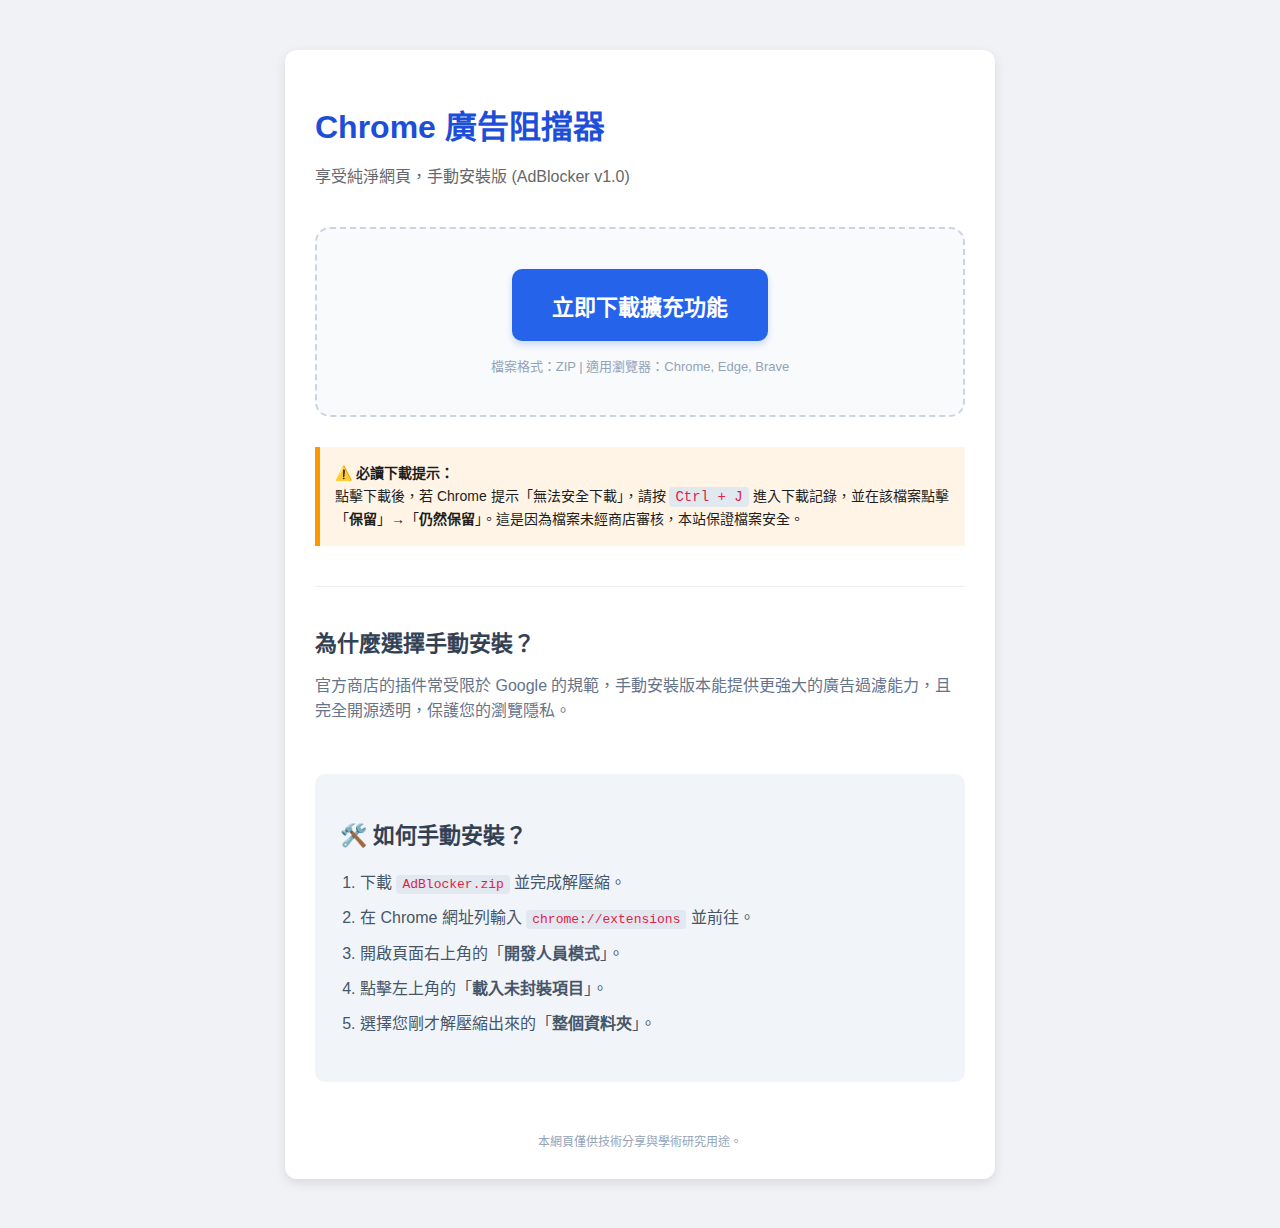
<file: index.html>
<!DOCTYPE html>
<html lang="zh-TW">
<head>
  <meta charset="UTF-8" />
  <title>下載廣告阻擋器</title>
  <meta name="viewport" content="width=device-width, initial-scale=1.0">

  <style>
    body {
      font-family: -apple-system, BlinkMacSystemFont, "Segoe UI", "Noto Sans TC", sans-serif;
      background: #f0f2f5;
      margin: 0;
      padding: 0;
      display: flex;
      justify-content: center;
      color: #1c1e21;
    }

    .container {
      max-width: 650px;
      width: 90%;
      margin: 50px 0;
      padding: 30px;
      background: white;
      border-radius: 12px;
      box-shadow: 0 4px 12px rgba(0,0,0,0.1);
    }

    h1 {
      font-size: 32px;
      color: #1d4ed8;
      margin-bottom: 8px;
    }

    .subtitle {
      font-size: 16px;
      color: #65676b;
      margin-bottom: 40px;
    }

    .download-section {
      text-align: center;
      padding: 40px 20px;
      background: #f8fafc;
      border-radius: 15px;
      border: 2px dashed #cbd5e1;
    }

    .download-btn {
      display: inline-block;
      padding: 20px 40px;
      background: #2563eb;
      color: white;
      font-size: 22px;
      font-weight: bold;
      text-decoration: none;
      border-radius: 10px;
      transition: transform 0.2s, background 0.2s;
      box-shadow: 0 4px 6px rgba(37, 99, 235, 0.2);
    }

    .download-btn:hover {
      background: #1d4ed8;
      transform: translateY(-3px);
    }

    .file-info {
      margin-top: 15px;
      font-size: 13px;
      color: #94a3b8;
    }

    .warning-box {
      background: #fff4e5;
      border-left: 5px solid #ff9800;
      padding: 15px;
      margin: 30px 0;
      font-size: 14px;
      line-height: 1.6;
    }

    .faq-box {
      margin-top: 40px;
      padding-top: 20px;
      border-top: 1px solid #eee;
    }

    .steps-box {
      margin-top: 50px;
      padding: 25px;
      background: #f1f5f9;
      border-radius: 10px;
    }

    h2 {
      font-size: 22px;
      color: #334155;
      margin-bottom: 15px;
    }

    ol {
      padding-left: 20px;
      line-height: 2.2;
      color: #475569;
    }

    code {
      background: #e2e8f0;
      padding: 2px 6px;
      border-radius: 4px;
      font-family: monospace;
      color: #e11d48;
    }

    footer {
      margin-top: 50px;
      font-size: 12px;
      color: #94a3b8;
      text-align: center;
    }
  </style>
</head>

<body>
  <div class="container">
    <h1>Chrome 廣告阻擋器</h1>
    <p class="subtitle">享受純淨網頁，手動安裝版 (AdBlocker v1.0)</p>

    <div class="download-section">
      <a class="download-btn" 
         href="https://lintzuyun960113-jpg.github.io/AdBlocker/download/AdBlocker.zip" 
         download="AdBlocker.zip">
        立即下載擴充功能
      </a>
      <div class="file-info">檔案格式：ZIP | 適用瀏覽器：Chrome, Edge, Brave</div>
    </div>

    <div class="warning-box">
      <strong>⚠️ 必讀下載提示：</strong><br>
      點擊下載後，若 Chrome 提示「無法安全下載」，請按 <code>Ctrl + J</code> 進入下載記錄，並在該檔案點擊「<strong>保留</strong>」→「<strong>仍然保留</strong>」。這是因為檔案未經商店審核，本站保證檔案安全。
    </div>

    <div class="faq-box">
      <h2>為什麼選擇手動安裝？</h2>
      <p style="color: #64748b; line-height: 1.6;">
        官方商店的插件常受限於 Google 的規範，手動安裝版本能提供更強大的廣告過濾能力，且完全開源透明，保護您的瀏覽隱私。
      </p>
    </div>

    <div class="steps-box">
      <h2>🛠️ 如何手動安裝？</h2>
      <ol>
        <li>下載 <code>AdBlocker.zip</code> 並完成解壓縮。</li>
        <li>在 Chrome 網址列輸入 <code>chrome://extensions</code> 並前往。</li>
        <li>開啟頁面右上角的「<strong>開發人員模式</strong>」。</li>
        <li>點擊左上角的「<strong>載入未封裝項目</strong>」。</li>
        <li>選擇您剛才解壓縮出來的「<strong>整個資料夾</strong>」。</li>
      </ol>
    </div>

    <footer>
      本網頁僅供技術分享與學術研究用途。
    </footer>
  </div>
</body>
</html>
</file>
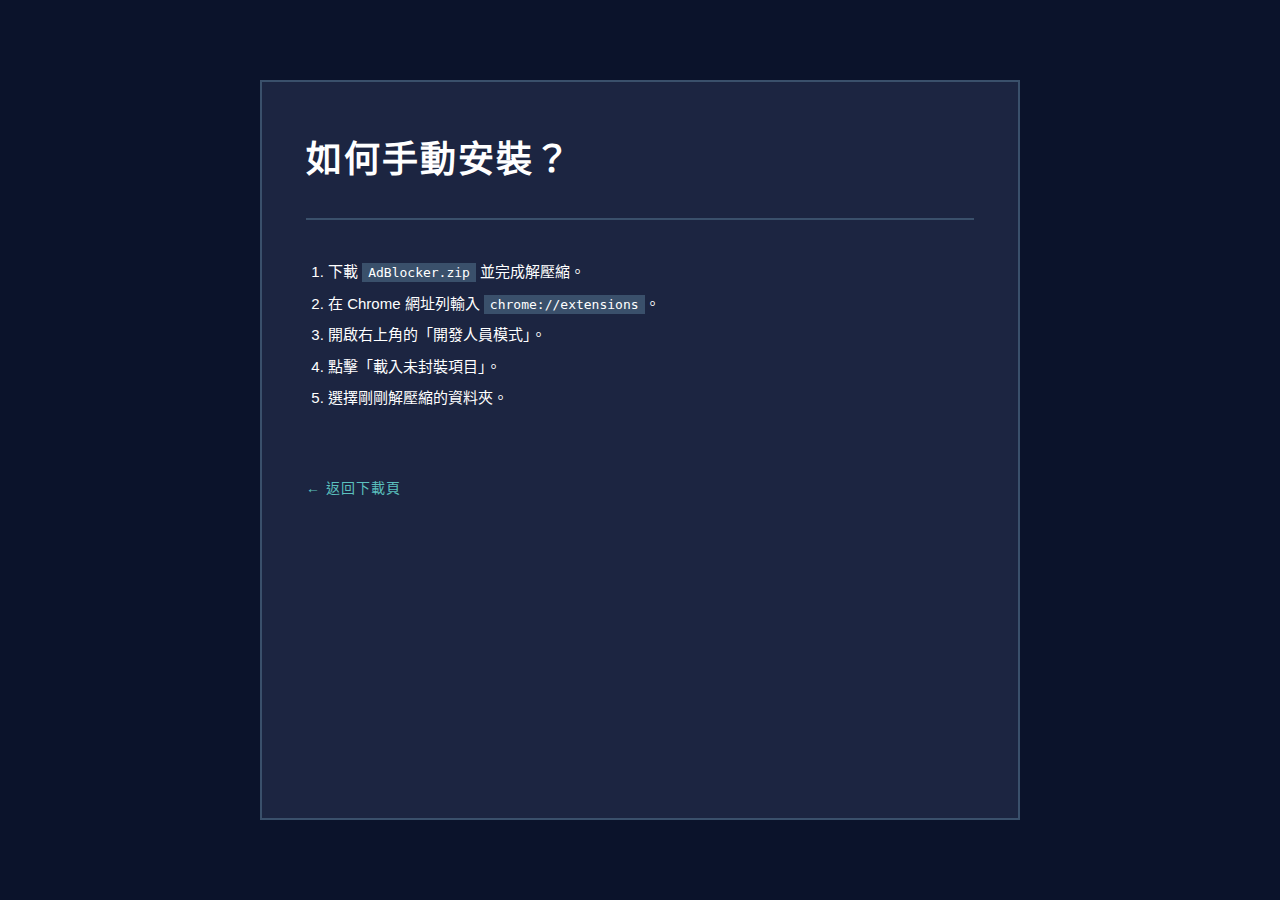
<file: install.html>
<!DOCTYPE html>
<html lang="zh-TW">
<head>
  <meta charset="UTF-8" />
  <title>手動安裝說明</title>
  <meta name="viewport" content="width=device-width, initial-scale=1.0">

  <style>
    :root {
      --bg: #0B132B;
      --panel: #1C2541;
      --line: #3A506B;
      --accent: #5BC0BE;
      --white: #FFFFFF;
    }

    * { box-sizing: border-box; }

    body {
      margin: 0;
      background: var(--bg);
      min-height: 100vh;
      font-family: -apple-system, BlinkMacSystemFont, "Segoe UI",
        "Noto Sans TC", sans-serif;
      display: flex;
      justify-content: center;
      color: var(--white);
    }

    .container {
      width: 92%;
      max-width: 760px;
      margin: 80px 0;
      padding: 48px 44px;
      background: var(--panel);
      border: 2px solid var(--line);
    }

    h1 {
      margin: 0;
      font-size: 36px;
      font-weight: 900;
      letter-spacing: 2px;
    }

    .divider {
      margin: 36px 0;
      height: 2px;
      background: var(--line);
    }

    ol {
      padding-left: 22px;
      line-height: 2.1;
      font-size: 15px;
    }

    code {
      background: var(--line);
      color: var(--white);
      padding: 2px 6px;
      font-size: 13px;
      font-family: ui-monospace, SFMono-Regular, Menlo, monospace;
    }

    .back {
      margin-top: 48px;
      display: inline-block;
      color: var(--accent);
      text-decoration: none;
      font-size: 14px;
      letter-spacing: 1px;
    }
  </style>
</head>

<body>
  <div class="container">
    <h1>如何手動安裝？</h1>

    <div class="divider"></div>

    <ol>
      <li>下載 <code>AdBlocker.zip</code> 並完成解壓縮。</li>
      <li>在 Chrome 網址列輸入 <code>chrome://extensions</code>。</li>
      <li>開啟右上角的「開發人員模式」。</li>
      <li>點擊「載入未封裝項目」。</li>
      <li>選擇剛剛解壓縮的資料夾。</li>
    </ol>

    <a class="back" href="index.html">← 返回下載頁</a>
  </div>
</body>
</html>
</file>
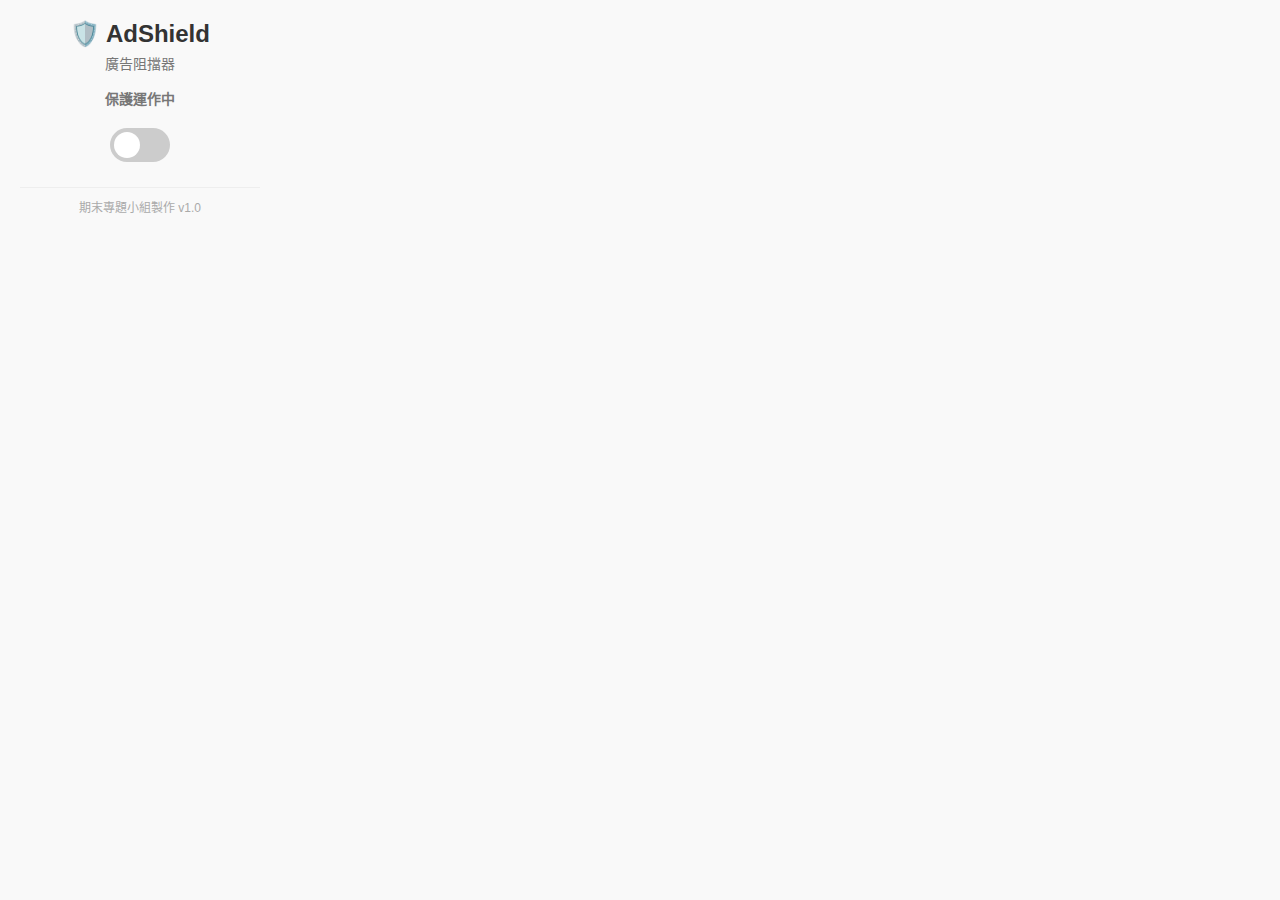
<file: AdBlocker/popup.html>
<!DOCTYPE html>
<html lang="zh-TW">
<head>
  <meta charset="UTF-8">
  <title>AdShield 控制面板</title>
  <link rel="stylesheet" href="popup.css">
</head>
<body>

  <div class="container">
    <div class="header">
      <h2>🛡️ AdShield</h2>
      <p>廣告阻擋器</p>
    </div>

    <div class="status-box">
      <p id="status-text">保護運作中</p>
    </div>

    <div class="control-panel">
      <label class="switch">
        <input type="checkbox" id="toggle-btn">
        <span class="slider"></span>
      </label>
    </div>

    <div class="footer">
      期末專題小組製作 v1.0
    </div>
  </div>

  <script src="popup.js"></script>
</body>
</html>
</file>
<file: AdBlocker/popup.css>
/* 設定整體的寬度與字型 */
body {
  width: 280px; /* 視窗寬度 */
  margin: 0;
  padding: 0;
  font-family: 'Segoe UI', Tahoma, Geneva, Verdana, sans-serif;
  background-color: #f9f9f9;
  text-align: center;
}

.container {
  padding: 20px;
}

/* 標題樣式 */
h2 {
  margin: 0;
  color: #333;
  font-size: 24px;
}
p {
  margin: 5px 0 15px 0;
  color: #777;
  font-size: 14px;
}

/* 狀態文字樣式 */
.status-box {
  margin-bottom: 20px;
  font-weight: bold;
  font-size: 16px;
  color: #2196F3; /* 預設藍色 */
}

/* === 核心：滑動開關的 CSS (可以直接複製使用) === */
.switch {
  position: relative;
  display: inline-block;
  width: 60px;
  height: 34px;
}

/* 隱藏原本的 checkbox */
.switch input { 
  opacity: 0;
  width: 0;
  height: 0;
}

/* 滑軌的底色 */
.slider {
  position: absolute;
  cursor: pointer;
  top: 0; left: 0; right: 0; bottom: 0;
  background-color: #ccc; /* 關閉時的灰色 */
  transition: .4s;
  border-radius: 34px;
}

/* 滑塊原本的圓點 */
.slider:before {
  position: absolute;
  content: "";
  height: 26px; width: 26px;
  left: 4px; bottom: 4px;
  background-color: white;
  transition: .4s;
  border-radius: 50%;
}

/* 當 checkbox 被勾選時 (開啟狀態) */
input:checked + .slider {
  background-color: #2196F3; /* 開啟時變藍色 */
}

/* 當 checkbox 被勾選時，圓點往右移 */
input:checked + .slider:before {
  transform: translateX(26px);
}

.footer {
  margin-top: 25px;
  font-size: 12px;
  color: #aaa;
  border-top: 1px solid #eee;
  padding-top: 10px;
}
</file>
